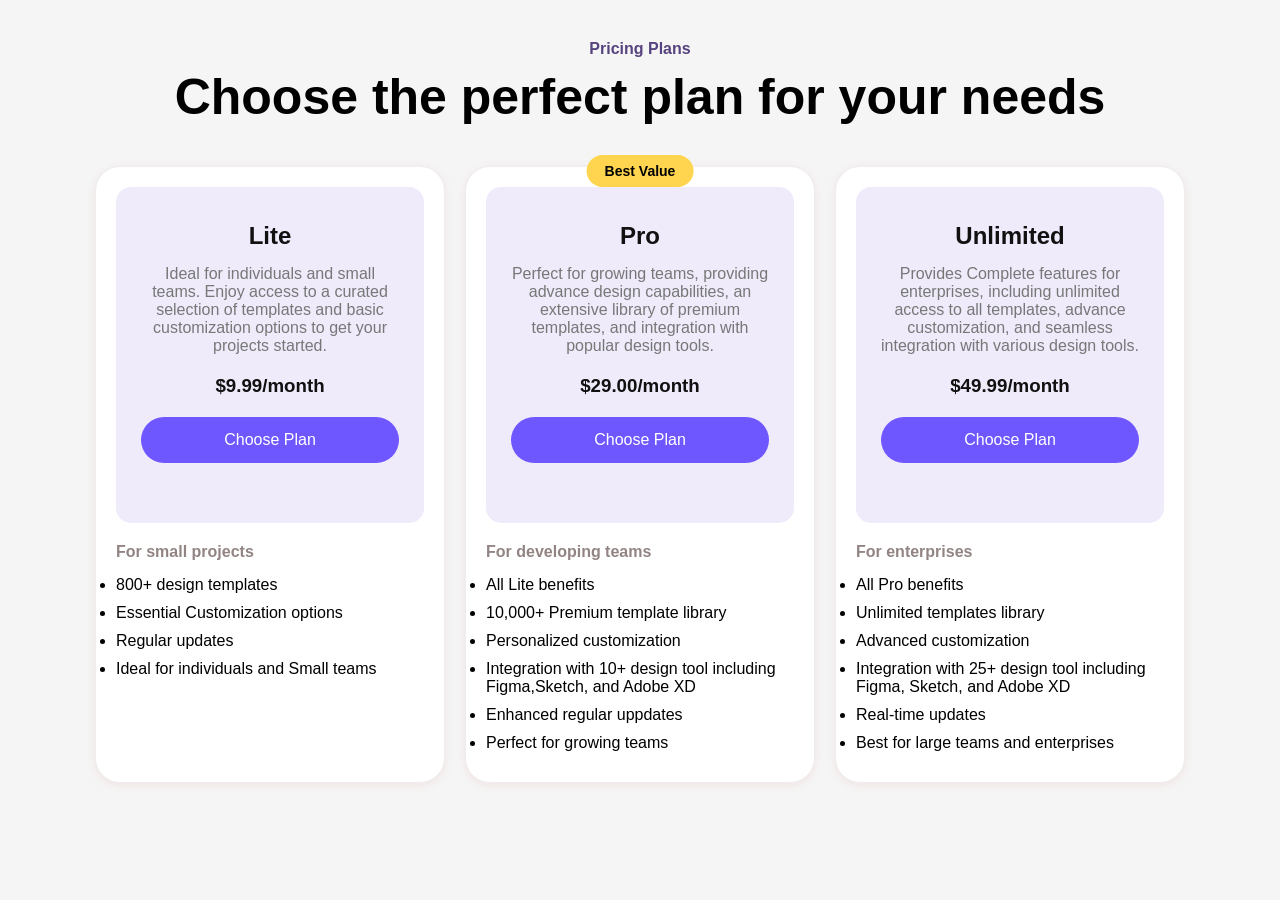
<file: assignment2.html>
<!doctype html>
<html>
  <head>
    <title>Pricing Plans</title>
    <link rel="stylesheet" href="assignment2.css" />
  </head>
  <body>
    <div class="main">
      <h4>Pricing Plans</h4>
      <h1>Choose the perfect plan for your needs</h1>

      <div class="plans">
        <div class="card">
          <div class="top-box">
            <h2>Lite</h2>
            <p>
              Ideal for individuals and small teams. Enjoy access to a curated
              selection of templates and basic customization options to get your
              projects started.
            </p>

            <h3>$9.99/month</h3>

            <button>Choose Plan</button>
          </div>

          <h4>For small projects</h4>

          <ul>
            <li>800+ design templates</li>
            <li>Essential Customization options</li>
            <li>Regular updates</li>
            <li>Ideal for individuals and Small teams</li>
          </ul>
        </div>

        <div class="card">
          <div class="top-box">
            <span class="tag">Best Value</span>

            <h2>Pro</h2>
            <p>
              Perfect for growing teams, providing advance design capabilities,
              an extensive library of premium templates, and integration with
              popular design tools.
            </p>

            <h3>$29.00/month</h3>

            <button>Choose Plan</button>
          </div>

          <h4>For developing teams</h4>

          <ul>
            <li>All Lite benefits</li>
            <li>10,000+ Premium template library</li>
            <li>Personalized customization</li>
            <li>
              Integration with 10+ design tool including Figma,Sketch, and Adobe
              XD
            </li>
            <li>Enhanced regular uppdates</li>
            <li>Perfect for growing teams</li>
          </ul>
        </div>

        <div class="card">
          <div class="top-box">
            <h2>Unlimited</h2>
            <p>
              Provides Complete features for enterprises, including unlimited
              access to all templates, advance customization, and seamless
              integration with various design tools.
            </p>

            <h3>$49.99/month</h3>

            <button>Choose Plan</button>
          </div>

          <h4>For enterprises</h4>

          <ul>
            <li>All Pro benefits</li>
            <li>Unlimited templates library</li>
            <li>Advanced customization</li>
            <li>
              Integration with 25+ design tool including Figma, Sketch, and
              Adobe XD
            </li>
            <li>Real-time updates</li>
            <li>Best for large teams and enterprises</li>
          </ul>
        </div>
      </div>
    </div>
  </body>
</html>
</file>
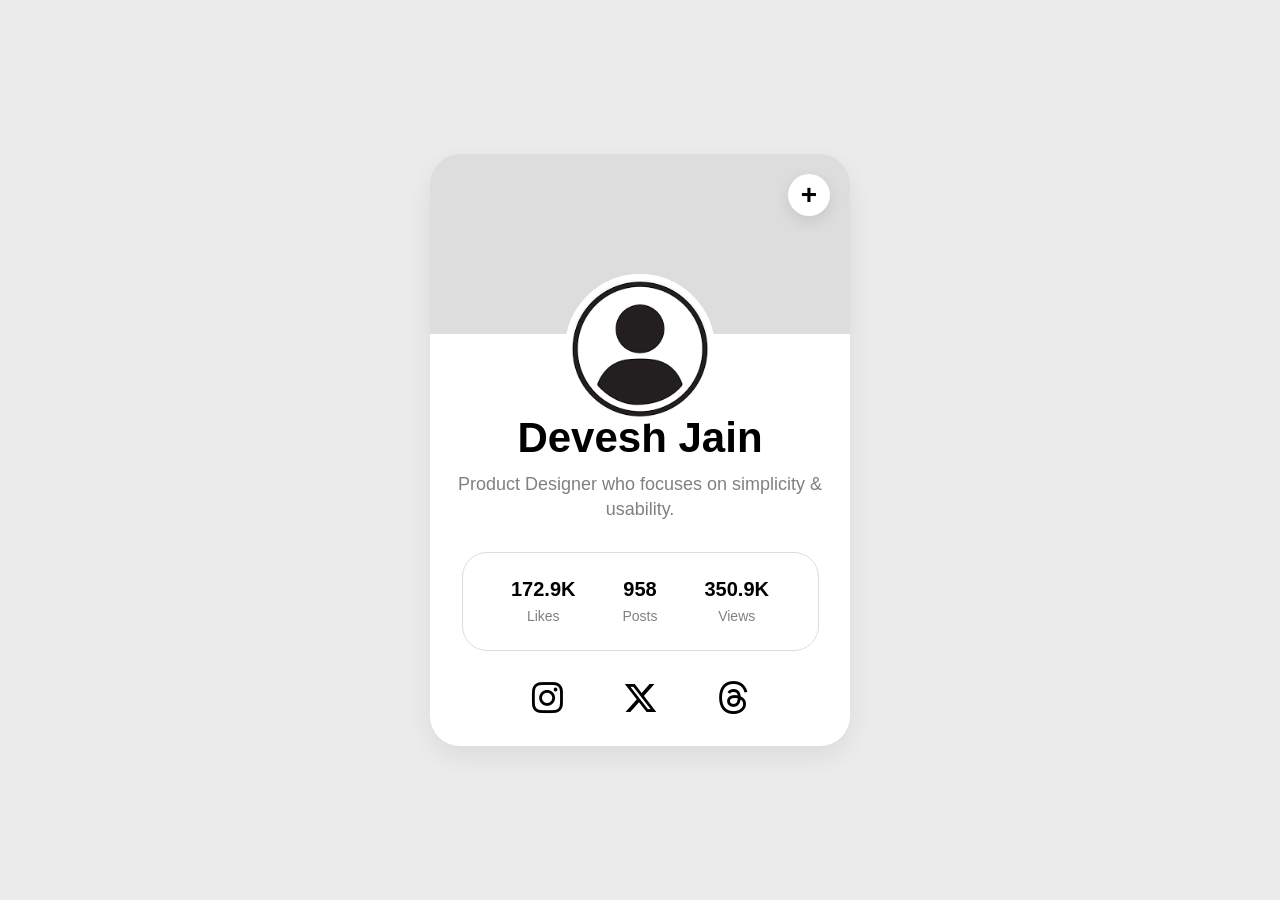
<file: Assignment3/assignment3.html>
<!doctype html>
<html lang="en">
  <head>
    <meta charset="UTF-8" />
    <meta name="viewport" content="width=device-width, initial-scale=1.0" />

    <link
      rel="stylesheet"
      href="https://cdnjs.cloudflare.com/ajax/libs/font-awesome/6.5.1/css/all.min.css"
    />

    <link rel="stylesheet" href="assignment3.css" />

    <title>Profile Card</title>
  </head>
  <body>
    <div class="card">
      <div class="cover">
        <button class="plus">+</button>
      </div>
    <div class="profile-container">
      <img
        src="[data-uri]"
        class="profile"
      />
      </div>


      <div class="content">
        <h1>Devesh Jain</h1>

        <p>Product Designer who focuses on simplicity & usability.</p>

        <div class="stats">
          <div>
            <h2>172.9K</h2>
            <span>Likes</span>
          </div>

          <div>
            <h2>958</h2>
            <span>Posts</span>
          </div>

          <div>
            <h2>350.9K</h2>
            <span>Views</span>
          </div>
        </div>

        <div class="social">
          <i class="fa-brands fa-instagram"></i>
          <i class="fa-brands fa-x-twitter"></i>
          <i class="fa-brands fa-threads"></i>
        </div>
      </div>
    </div>
  </body>
</html>
</file>
<file: assignment2.css>
* {
  margin: 0;
  padding: 0;
  box-sizing: border-box;
  font-family: Arial, sans-serif;
}

body {
  background: #f5f5f5;
  padding: 40px;
}

.main {
  max-width: 1200px;
  margin: auto;
  text-align: center;
}

.main h4 {
  color: #56437f;
  margin-bottom: 10px;
}

.main h1 {
  margin-bottom: 40px;
  font-size: 50px;
}

.plans {
  display: flex;
  gap: 20px;
  justify-content: center;
}

.card {
  background: white;
  width: 350px;
  padding: 20px;
  border-radius: 25px;
  text-align: left;
  position: relative;
  box-shadow: 0 2px 10px rgba(219, 13, 13, 0.08);
  border: 1px solid #eeeeee;
}

.card h2 {
  text-align: center;
  margin-bottom: 15px;
  color: #111;
}

.card p {
  text-align: center;
  color: #777;
  margin-bottom: 20px;
}

.card h3 {
  text-align: center;
  margin-bottom: 20px;
  color: #111;
}

button {
  width: 100%;
  padding: 14px;
  border: none;
  border-radius: 30px;
  background: #6f57ff;
  color: white;
  font-size: 16px;
  cursor: pointer;
  margin-bottom: 25px;
  margin: top 15px;
}

.card h4 {
  color: black;
  margin-bottom: 15px;
  color: #938484;
}

ul li {
  margin-bottom: 10px;
}

.tag {
  background: #ffd54f;
  padding: 6px 15px;
  border-radius: 20px;
  position: absolute;
  top: 18px;
  left: 50%;
  font-size: 14px;
  font-weight: bold;
}

.top-box {
  background: #efebfb;
  border-radius: 15px;
  padding: 35px 25px;
  text-align: center;
  margin-bottom: 20px;
}

.tag {
  position: absolute;
  top: -12px;
  left: 50%;
  transform: translateX(-50%);
  background: #ffd54f;
  padding: 8px 18px;
  border-radius: 20px;
  font-weight: bold;
  z-index: 10;
}
</file>
<file: Assignment3/assignment3.css>
* {
  margin: 0;
  padding: 0;
  box-sizing: border-box;
  font-family: Arial, sans-serif;
}

body {
  background: #ececec;
  display: flex;
  justify-content: center;
  align-items: center;
  min-height: 100vh;
}

.card {
  width: 420px;
  background: #fff;
  border-radius: 30px;
  text-align: center;
  padding-bottom: 30px;

  position: relative;
  overflow: visible;
  box-shadow: 0 10px 30px rgba(0, 0, 0, 0.08);
}

.cover {
  height: 180px;
  position: relative;
  overflow: hidden;
  border-radius: 30px 30px 0 0;
  background: #ddd;
  background-image: url("https://images.unsplash.com/photo-1528459105426-b9548367069b?q=80&w=964&auto=format&fit=crop&ixlib=rb-4.1.0&ixid=M3wxMjA3fDB8MHxwaG90by1wYWdlfHx8fGVufDB8fHx8fA%3D%3D");
}

.cover-img {
  width: 100%;
  height: 100%;
  object-fit: cover;
}

.plus {
  position: absolute;
  top: 20px;
  right: 20px;
  width: 42px;
  height: 42px;
  border: none;
  border-radius: 50%;
  background: #fff;
  font-size: 28px;
  font-weight: bold;
  cursor: pointer;
  display: flex;
  align-items: center;
  justify-content: center;
  box-shadow: 0 5px 15px rgba(0, 0, 0, 0.1);
}

.profile-container {
  width: 150px;
  height: 150px;
  border-radius: 50%;
  overflow: hidden;
  border: 6px solid white;

  position: absolute;
  top: 120px;
  left: 50%;
  transform: translateX(-50%);
  background: white;
}

.profile {
  width: 100%;
  height: 100%;
  object-fit: cover;
}

h1 {
  margin-top: 80px;
  font-size: 42px;
  font-weight: 700;
}

p {
  color: gray;
  font-size: 18px;
  margin: 10px 20px;
  line-height: 1.4;
}

.stats {
  width: 85%;
  margin: 30px auto;
  border: 1px solid #ddd;
  border-radius: 25px;
  display: flex;
  justify-content: space-around;
  padding: 25px;
  background: #fff;
}

.stats h2 {
  font-size: 20px;
  margin-bottom: 6px;
}

.stats span {
  color: gray;
  font-size: 14px;
}

.social {
  display: flex;
  justify-content: center;
  gap: 60px;
  font-size: 35px;
  margin-top: 25px;
  cursor: pointer;
}
</file>
